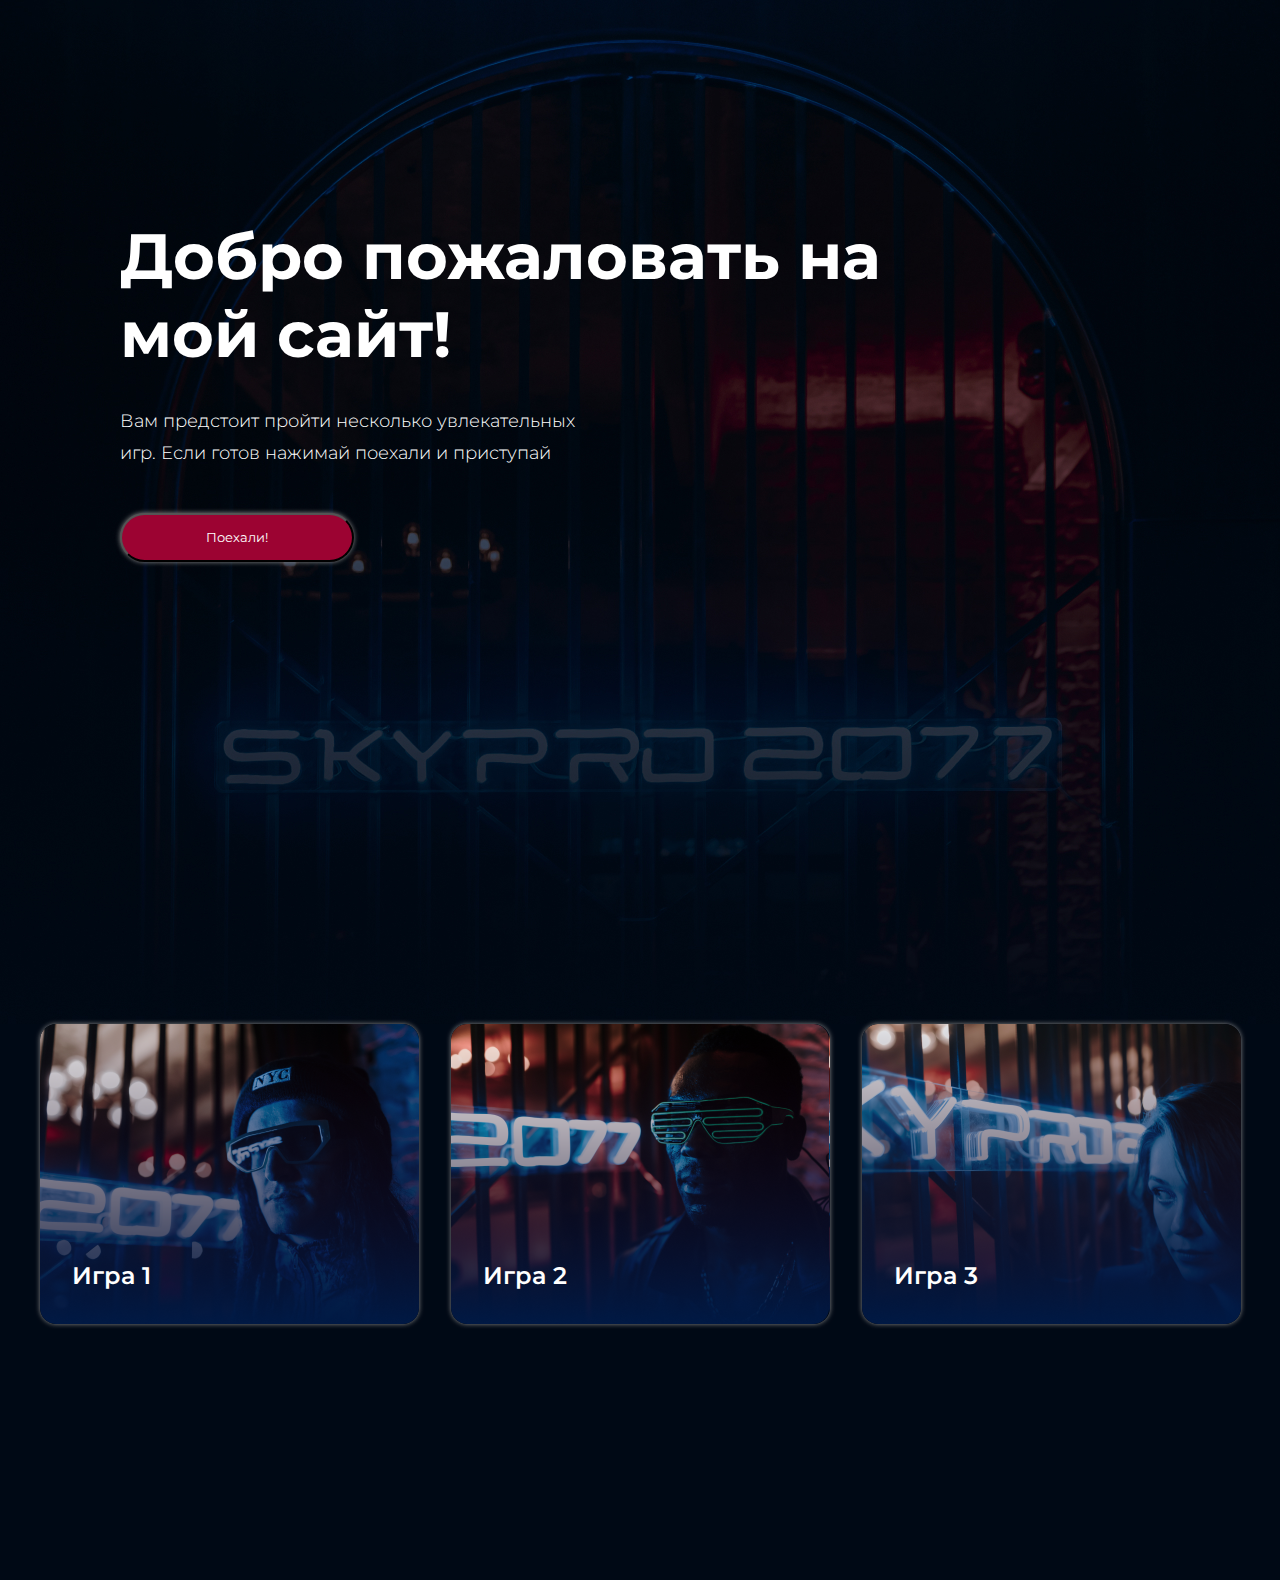
<file: index.html>
<!DOCTYPE html>
<html lang="ru">
<head>
    <meta charset="UTF-8">
    <meta http-equiv="X-UA-Compatible" content="IE=edge">
    <meta name="viewport" content="width=device-width, initial-scale=1.0">
    <title>HW1</title>
    <link rel="preconnect" href="https://fonts.gstatic.com" crossorigin>
    <link href="https://fonts.googleapis.com/css2?family=Montserrat:wght@400;500;600&display=swap" rel="stylesheet">
    <link href="https://fonts.googleapis.com/css2?family=Roboto+Flex:opsz@8..144&familyfamily=Roboto:%E2%80%A6l,wght@0,100;0,300;0,500;0,700;0,900;1,100;1300;1400;1500;1700;1900&display=swap" rel="stylesheet">
    <link rel="stylesheet" href="style.css">
</head>
</head>
<body>
   <div class="top">
<div>
    <h1 class="caption">Добро пожаловать на мой сайт!</h1>
    <h2 class="subtitle">Вам предстоит пройти несколько увлекательных игр. Если готов нажимай поехали и приступай</h2>
</div>
<button class="button" type="submit">Поехали!</button>
   </div> 
   <footer class="top2">
    <div class="game">
        <div class="item item_1">Игра 1</div>
        <div class="item item_2">Игра 2</div>
        <div class="item item_3">Игра 3</div>
    </div>
   </footer>
</body>
</html>
</file>
<file: style.css>
* {
  margin: 0;
  padding: 0;
  box-sizing: border-box;
  font-family: "Montserrat", sans-serif;
}

.top {
  height: 1024px;
  background-image: url(img/fon.jpg);
  background-repeat: no-repeat;
  background-position: center;
  background-size: cover;
  padding-left: 120px;
}

.caption {
  font-style: normal;
  font-weight: 700;
  font-size: 64px;
  line-height: 78px;
  display: flex;
  align-items: center;
  color: #FFFFFF;
  padding-top: 217px;
  width: 788px;
}

.subtitle {
  font-style: normal;
  font-weight: 300;
  font-size: 18px;
  line-height: 32px;
  display: flex;
  align-items: center;
  color: #FFFFFF;
  padding-top: 32px;
  padding-bottom: 44px;
  width: 481px;
}

.button {
  width: 234.06px;
  height: 48.6px;
  left: 120px;
  top: 482.11px;
  background: #9C0332;
  border-radius: 30px;
  color: #FFFFFF;
  transition: all 0.3s;
  box-shadow: 0 0 5px #888888;
}
.button:hover {
  transform: scale(1.05);
}

.top2 {
  height: 556px;
  background-image: url(img/Fon2.png);
  background-repeat: no-repeat;
  background-position: center;
  background-size: cover;
}

.game {
  display: flex;
  flex-wrap: nowrap;
  justify-content: center;
  gap: 32px;
}

.item {
  font-style: normal;
  font-weight: 600;
  font-size: 24px;
  line-height: 32px;
  display: flex;
  align-items: center;
  color: #FFFFFF;
  width: 379px;
  height: 300px;
  border-radius: 16px;
}

.item_1 {
  background-image: url(img/Game1.png);
  display: flex;
  align-items: flex-end;
  padding-left: 32px;
  padding-bottom: 32px;
  transition: all 0.3s;
  box-shadow: 0 0 5px #888888;
}
.item_1:hover {
  transform: scale(1.05);
}

.item_2 {
  background-image: url(img/Game2.png);
  display: flex;
  align-items: flex-end;
  padding-left: 32px;
  padding-bottom: 32px;
  transition: all 0.3s;
  box-shadow: 0 0 5px #888888;
}
.item_2:hover {
  transform: scale(1.05);
}

.item_3 {
  background-image: url(img/Game3.png);
  display: flex;
  align-items: flex-end;
  padding-left: 32px;
  padding-bottom: 32px;
  transition: all 0.3s;
  box-shadow: 0 0 5px #888888;
}
.item_3:hover {
  transform: scale(1.05);
}

@media (max-width: 767px) {
  .center {
    padding-left: calc(50% - 175px);
    padding-right: calc(50% - 175px);
  }
  .top {
    height: 735px;
  }
  .caption {
    font-weight: 700;
    font-size: 32px;
    line-height: 39px;
    display: flex;
    text-align: center;
  }
  .subtitle {
    font-size: 14px;
    line-height: 22px;
    display: flex;
    text-align: center;
    width: 343px;
    height: auto;
  }
  .butt {
    display: flex;
    flex-wrap: nowrap;
    justify-content: center;
  }
  .game {
    display: flex;
    flex-wrap: wrap;
    justify-content: center;
    gap: 32px;
    width: 343px;
    height: auto;
    padding-left: 16px;
  }
  .top2 {
    height: 1221px;
  }
}/*# sourceMappingURL=style.css.map */
</file>
